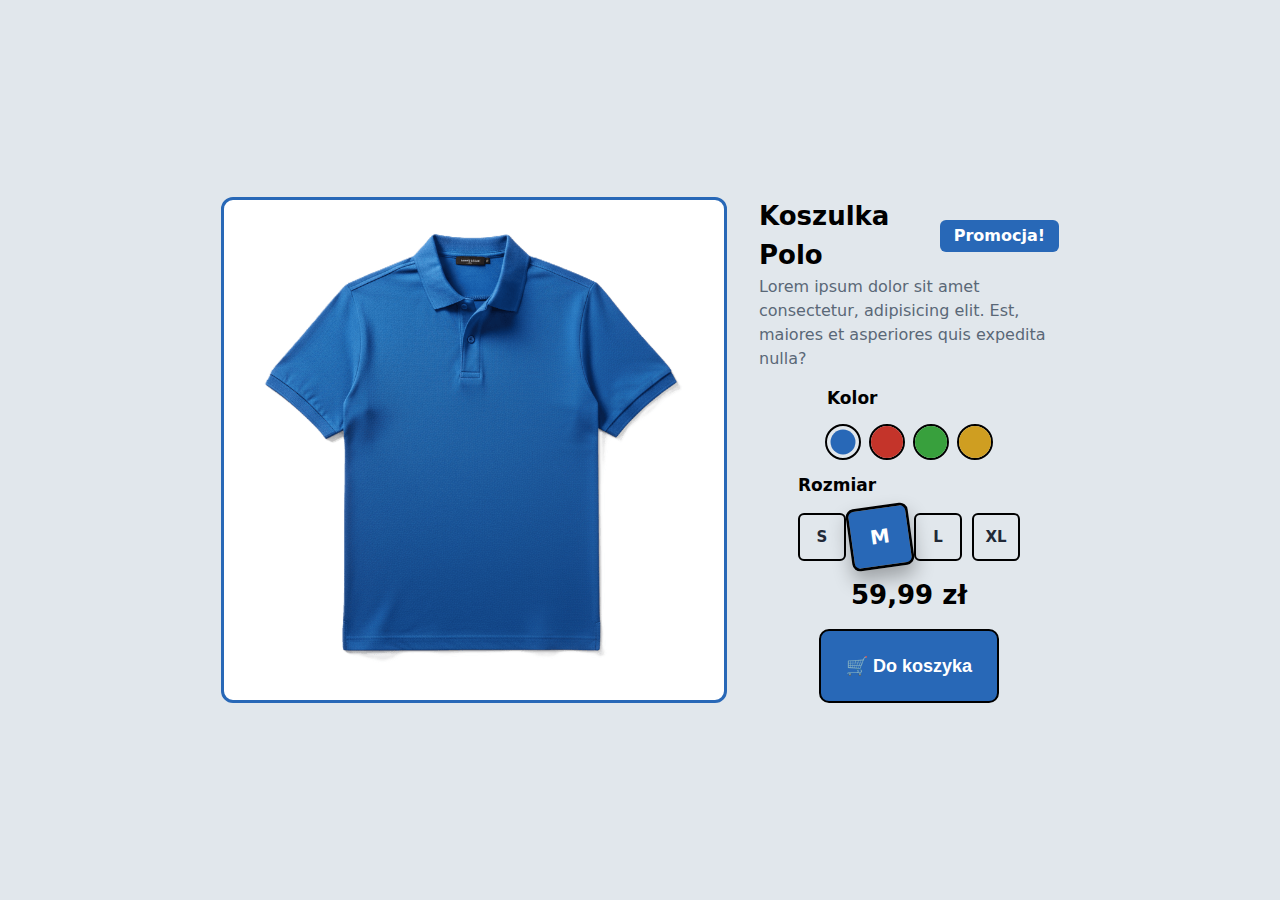
<file: lab-3/index.html>
<!DOCTYPE html>
<html lang="pl">
  <head>
    <meta charset="UTF-8" />
    <meta name="viewport" content="width=device-width, initial-scale=1.0" />
    <title>Lab 3</title>
    <link rel="stylesheet" href="css/polo.css" />
  </head>
  <body>
    <main class="product">
      <form id="order">
        <input class="one" type="radio" id="color-blue" name="color" checked />
        <input class="one" type="radio" id="color-red" name="color" />
        <input class="one" type="radio" id="color-green" name="color" />
        <input class="one" type="radio" id="color-yellow" name="color" />

        <input class="one" type="radio" id="s-s" name="size" />
        <input class="one" type="radio" id="s-m" name="size" checked />
        <input class="one" type="radio" id="s-l" name="size" />
        <input class="one" type="radio" id="s-xl" name="size" />
      </form>

      <section class="gallery">
        <div class="photo" aria-label="Koszulka Polo"></div>
      </section>

      <section class="panel">
        <header class="header">
          <h1>Koszulka Polo</h1>
          <span class="banner">Promocja!</span>
          <p class="bannertext">
            Lorem ipsum dolor sit amet consectetur, adipisicing elit. Est,
            maiores et asperiores quis expedita nulla?
          </p>
        </header>

        <fieldset class="colors">
          <legend>Kolor</legend>
          <div class="switches">
            <label for="color-blue" title="Niebieski"></label>
            <label for="color-red" title="Czerwony"></label>
            <label for="color-green" title="Zielony"></label>
            <label for="color-yellow" title="Żółty"></label>
          </div>
        </fieldset>

        <fieldset class="sizes">
          <legend>Rozmiar</legend>
          <div class="size-grid" role="radiogroup">
            <label for="s-s" class="size">S</label>
            <label for="s-m" class="size">M</label>
            <label for="s-l" class="size">L</label>
            <label for="s-xl" class="size">XL</label>
          </div>
        </fieldset>

        <div class="price">59,99 zł</div>
        <button class="pricebutton" type="submit" form="order">
          🛒 Do koszyka
        </button>
      </section>
    </main>
  </body>
</html>
</file>
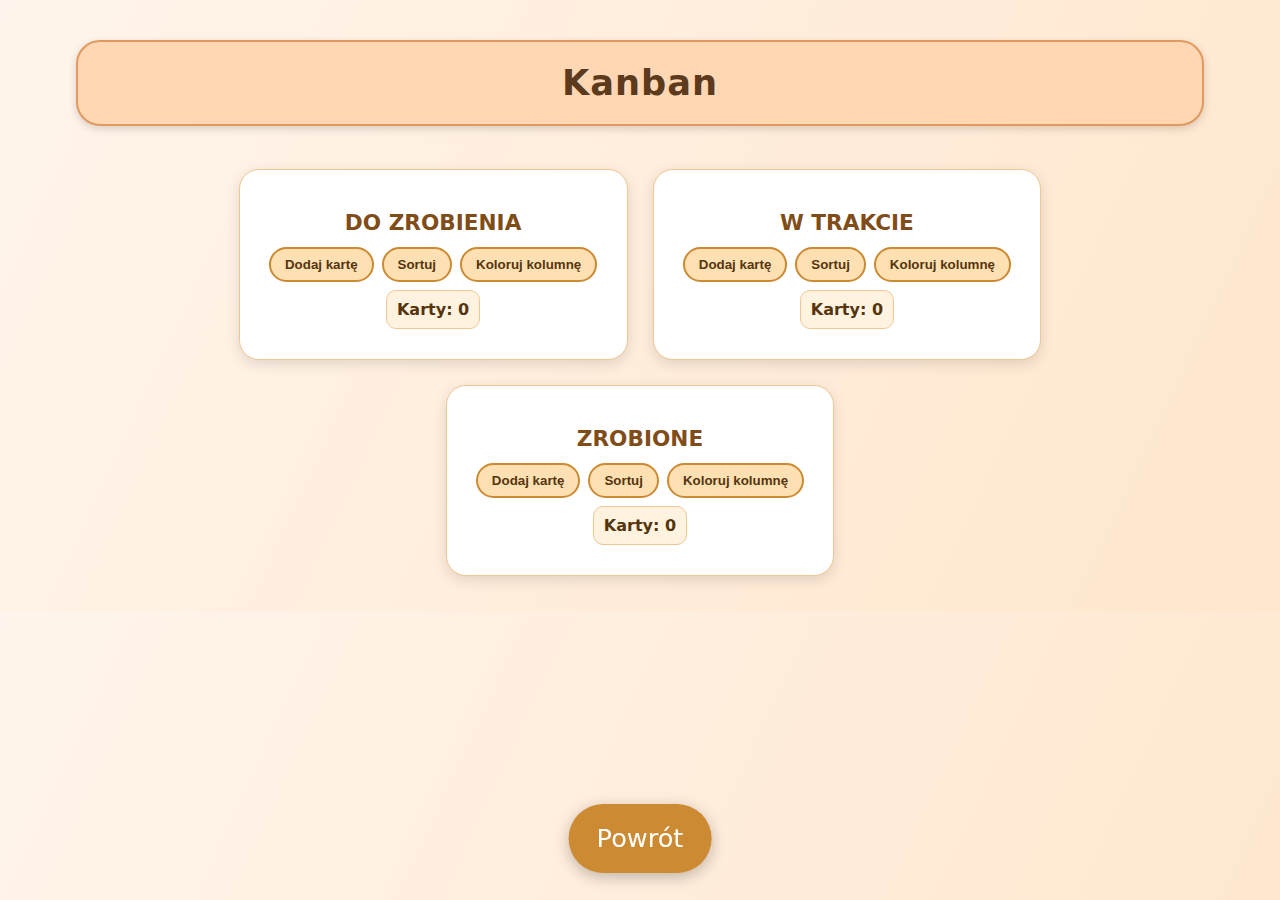
<file: lab-4/index.html>
<!DOCTYPE html>
<html lang="pl">
  <head>
    <meta charset="UTF-8" />
    <title>Tablica Kanban</title>
    <link rel="stylesheet" href="css/style.css" />
    <script src="scripts/script.js" defer></script>
  </head>
  <body>
    <h1>Kanban</h1>

    <main id="board">
      <section data-col="todo">
        <h2>DO ZROBIENIA</h2>
        <div class="toolbar">
          <button class="add">Dodaj kartę</button>
          <button class="sort">Sortuj</button>
          <button class="paint">Koloruj kolumnę</button>
          <span class="cardCount">Karty: 0</span>
        </div>
        <div class="cards"></div>
      </section>

      <section data-col="doing">
        <h2>W TRAKCIE</h2>
        <div class="toolbar">
          <button class="add">Dodaj kartę</button>
          <button class="sort">Sortuj</button>
          <button class="paint">Koloruj kolumnę</button>
          <span class="cardCount">Karty: 0</span>
        </div>
        <div class="cards"></div>
      </section>

      <section data-col="done">
        <h2>ZROBIONE</h2>
        <div class="toolbar">
          <button class="add">Dodaj kartę</button>
          <button class="sort">Sortuj</button>
          <button class="paint">Koloruj kolumnę</button>
          <span class="cardCount">Karty: 0</span>
        </div>
        <div class="cards"></div>
      </section>
    </main>

    <a href="..">Powrót</a>
  </body>
</html>
</file>
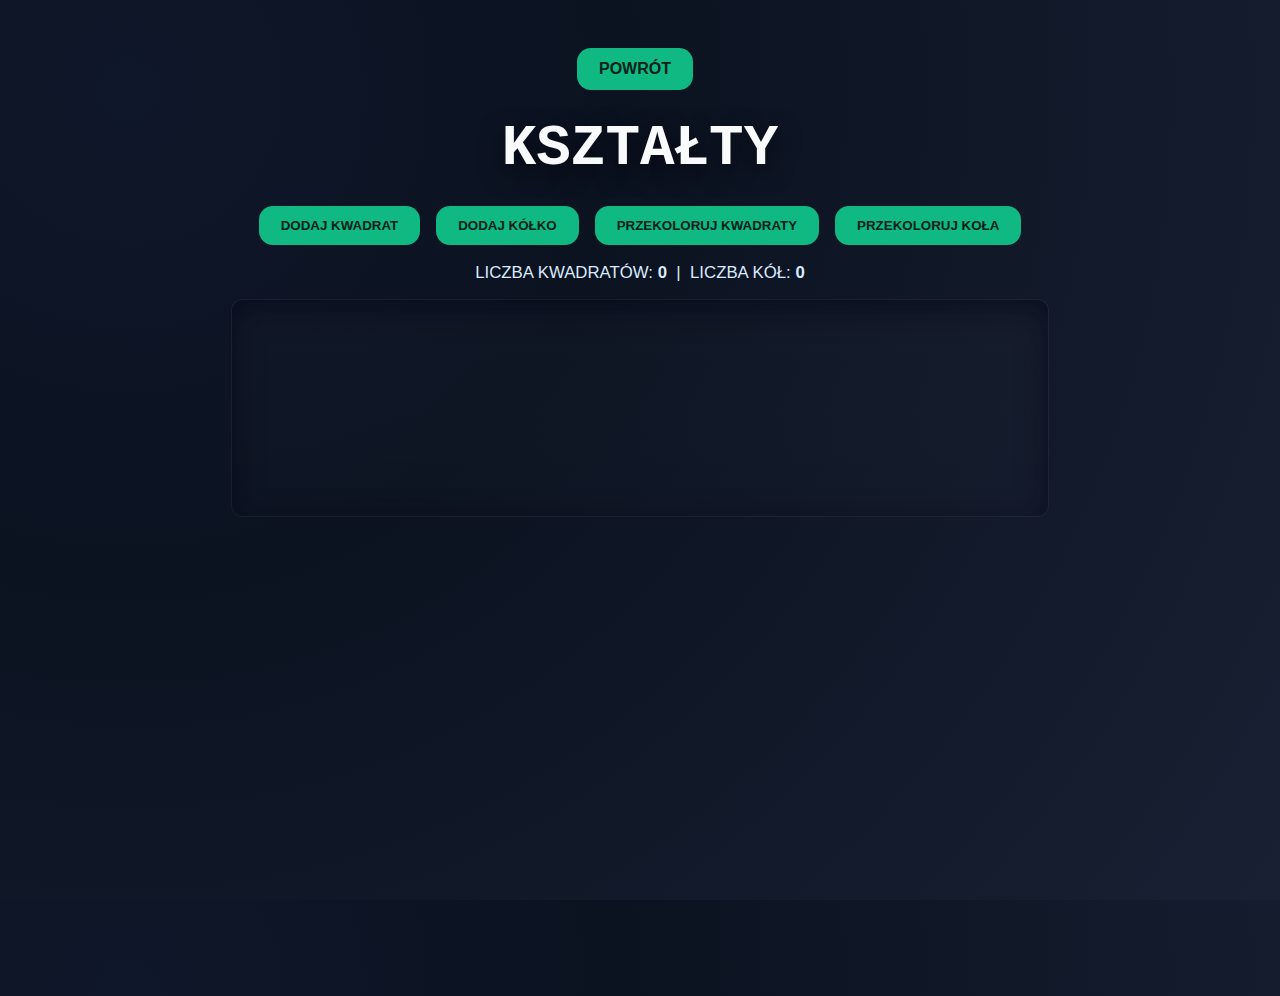
<file: lab-5/index.html>
<!DOCTYPE html>
<html lang="pl">
  <head>
    <meta charset="UTF-8" />
    <title>Lab 5</title>
    <link rel="stylesheet" href="css/main.css" />
  </head>
  <body>
    <nav>
      <ul>
        <li><a href="..">POWRÓT</a></li>
      </ul>
    </nav>

    <h2>KSZTAŁTY</h2>

    <div class="controls">
      <button id="addSquare">DODAJ KWADRAT</button>
      <button id="addCircle">DODAJ KÓŁKO</button>
      <button id="recolorSquares">PRZEKOLORUJ KWADRATY</button>
      <button id="recolorCircles">PRZEKOLORUJ KOŁA</button>
    </div>

    <div class="counters">
      <span>LICZBA KWADRATÓW: <strong id="cntSquares">0</strong></span>
      &nbsp;|&nbsp;
      <span>LICZBA KÓŁ: <strong id="cntCircles">0</strong></span>
    </div>

    <div
      id="board"
      class="board"
      aria-label="Pole z kształtami"
      tabindex="0"
      role="list"
    ></div>

    <script type="module" src="./app.js"></script>
  </body>
</html>
</file>
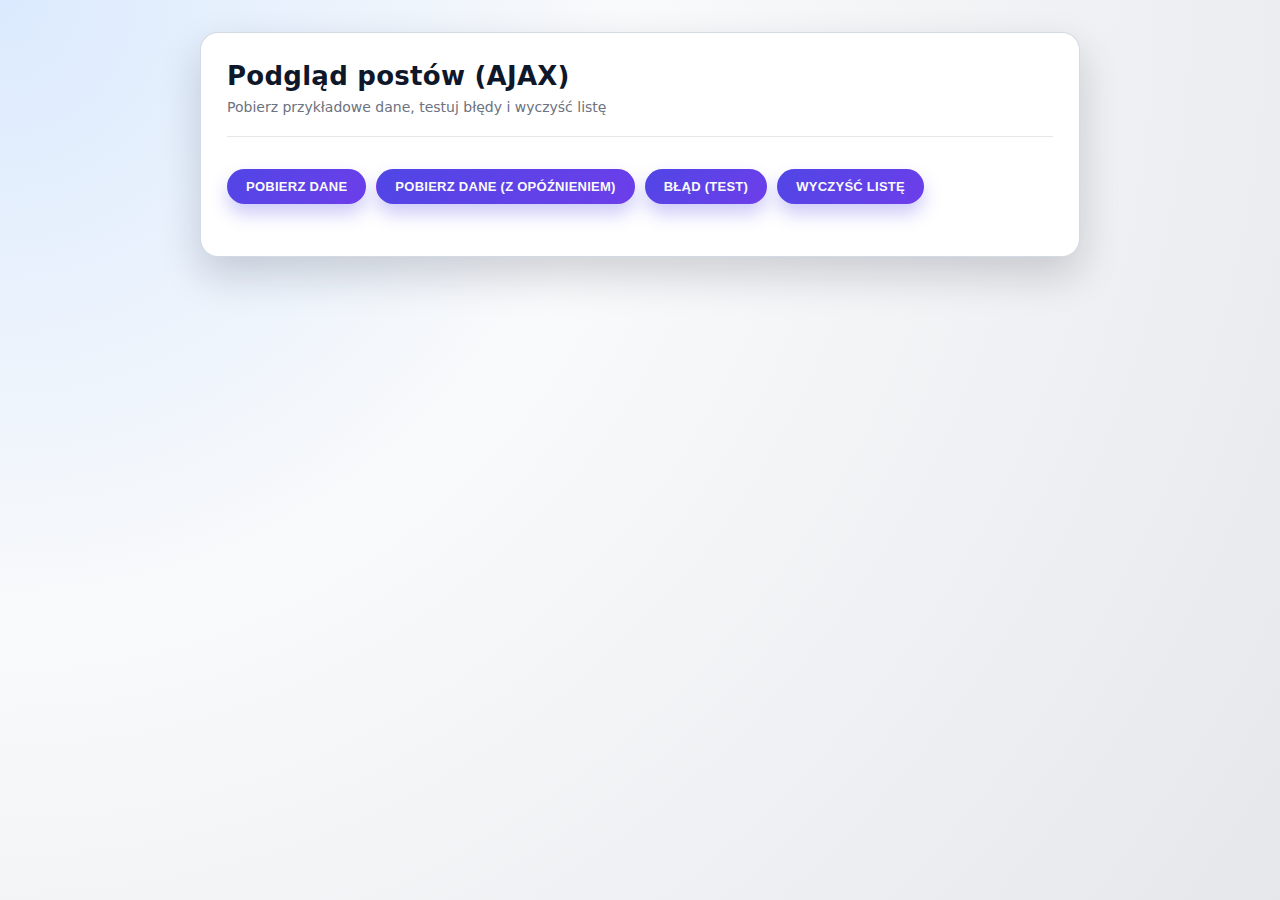
<file: lab-6/index.html>
<!DOCTYPE html>
<html lang="pl">
  <head>
    <meta charset="UTF-8" />
    <meta name="viewport" content="width=device-width, initial-scale=1.0" />
    <title>Ajax Posts Viewer</title>
    <link rel="stylesheet" href="style.css" />
  </head>
  <body>
    <main class="page-shell">
      <section class="panel-wrapper">
        <header class="panel-header">
          <h1 class="panel-title">Podgląd postów (AJAX)</h1>
          <p class="panel-subtitle">
            Pobierz przykładowe dane, testuj błędy i wyczyść listę
          </p>
        </header>

        <div class="controls action-bar">
          <button id="fetchBtn">Pobierz dane</button>
          <button id="errorBtn">Błąd (test)</button>
          <button id="resetBtn">Wyczyść listę</button>
        </div>

        <div id="loader" class="loader hidden"></div>
        <div id="error" class="error hidden"></div>

        <div id="list" class="list"></div>
      </section>
    </main>

    <script type="module" src="app.js"></script>
  </body>
</html>
</file>
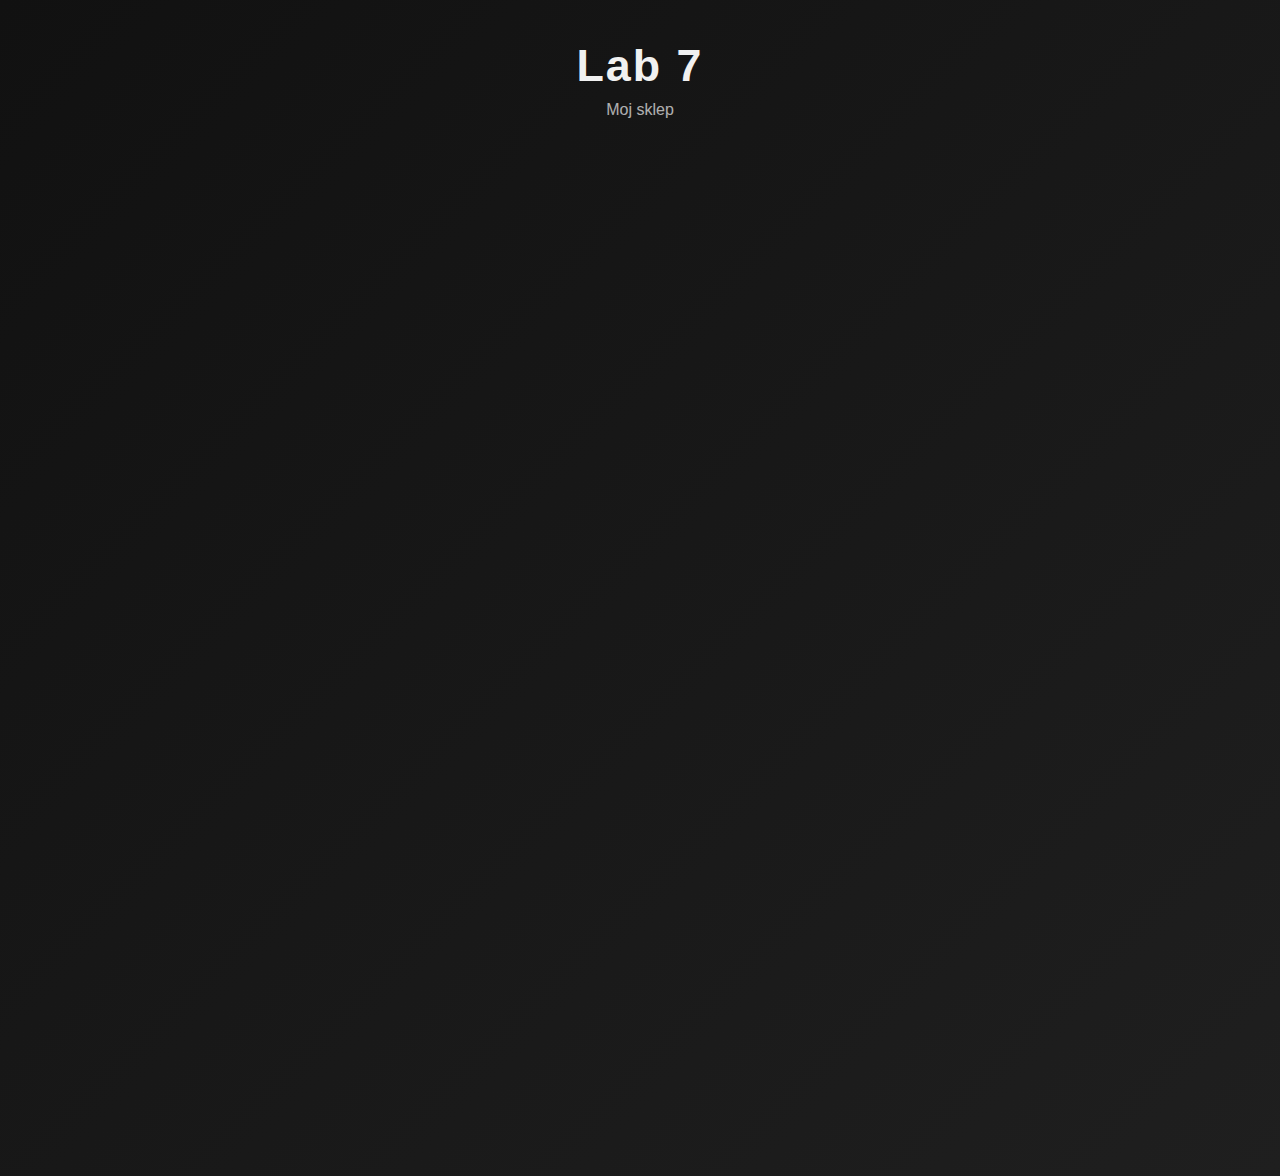
<file: lab-7/index.html>
<!DOCTYPE html>
<html lang="pl">
  <head>
    <meta charset="UTF-8" />
    <meta name="viewport" content="width=device-width, initial-scale=1.0" />
    <title>Lab 7</title>

    <script type="module" src="./components/product-card.js"></script>
    <link rel="stylesheet" href="style.css" />
  </head>
  <body>
    <header>
      <h1>Lab 7</h1>
      <p class="subtitle">Moj sklep</p>
    </header>

    <section class="product-grid">
      <product-card>
        <img slot="image" src="images/image1.png" alt="Oversize Tee" />
        <span slot="title">Oversize Graphic Tee</span>
        <span slot="price">$34.90</span>
        <span slot="colors">White, Grey</span>
        <span slot="sizes">M, L, XL</span>
        <span slot="promo">Hot</span>
      </product-card>

      <product-card>
        <img slot="image" src="images/image1.png" alt="Running Shoes" />
        <span slot="title">AirFlow Runners</span>
        <span slot="price">$99.99</span>
        <span slot="colors">Black / Neon</span>
        <span slot="sizes">41-45</span>
        <span slot="promo">Sale</span>
      </product-card>

      <product-card>
        <img slot="image" src="images/image1.png" alt="Flannel Shirt" />
        <span slot="title">Checked Flannel Shirt</span>
        <span slot="price">$52.00</span>
        <span slot="colors">Red</span>
        <span slot="sizes">M, L</span>
      </product-card>

      <product-card>
        <img slot="image" src="images/image1.png" alt="Puffer Jacket" />
        <span slot="title">Winter Puffer Jacket</span>
        <span slot="price">$139.50</span>
        <span slot="colors">Olive</span>
        <span slot="sizes">S, M, L</span>
        <span slot="promo">Top Pick</span>
      </product-card>

      <product-card>
        <img slot="image" src="images/image1.png" alt="Cap" />
        <span slot="title">Minimal Logo Cap</span>
        <span slot="price">$19.90</span>
        <span slot="colors">Black</span>
        <span slot="sizes">One Size</span>
      </product-card>

      <product-card>
        <img slot="image" src="images/image1.png" alt="Zip Hoodie" />
        <span slot="title">Zip-Up Hoodie</span>
        <span slot="price">$62.00</span>
        <span slot="colors">Dark Grey</span>
        <span slot="sizes">S, M</span>
        <span slot="promo">Limited</span>
      </product-card>
    </section>
  </body>
</html>
</file>
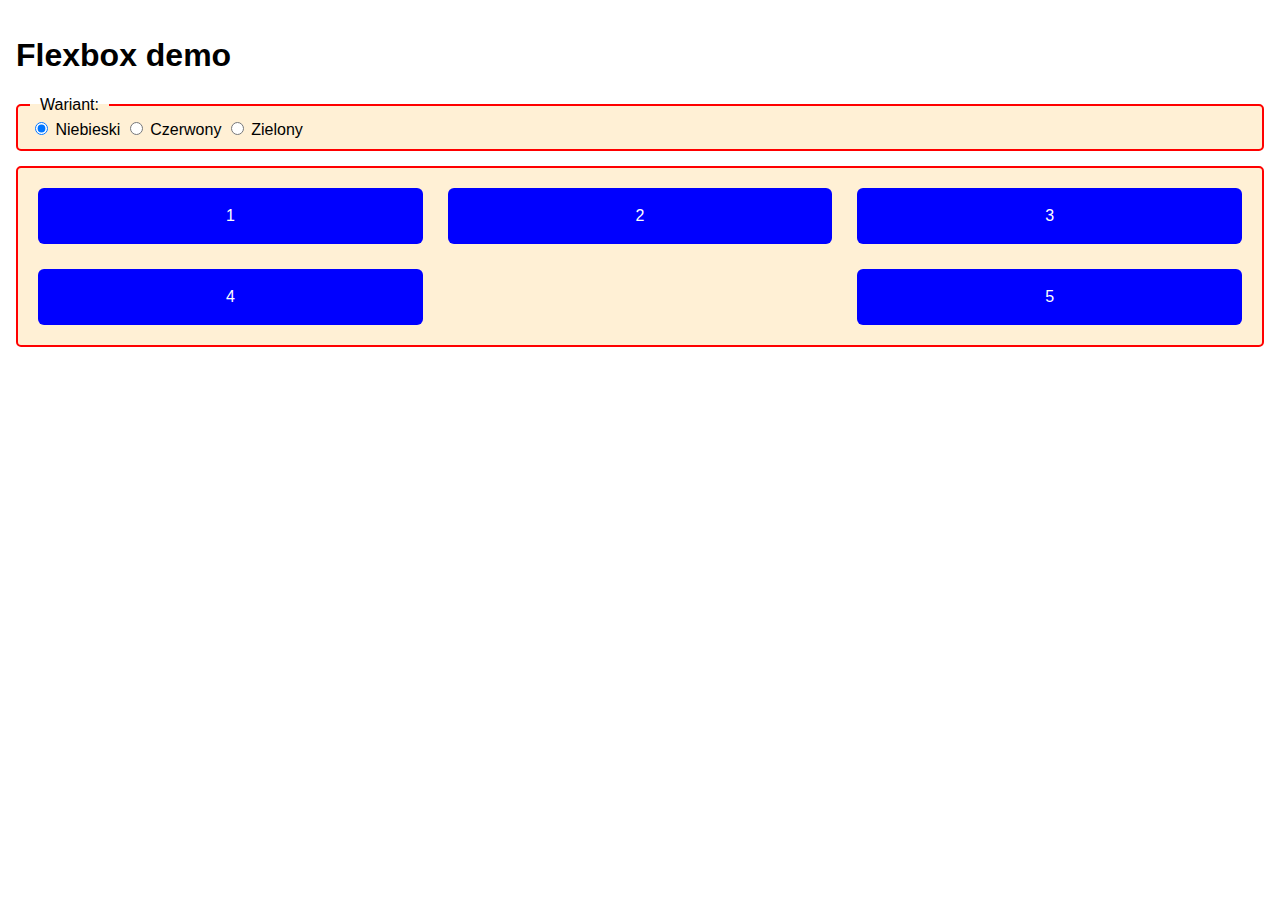
<file: lab-2/flex.html>
<!DOCTYPE html>
<html lang="pl">
  <head>
    <meta charset="UTF-8" />
    <meta name="viewport" content="width=device-width, initial-scale=1.0" />
    <title>Flexbox Demo</title>
    <link rel="stylesheet" href="css/flex.css" />
  </head>
  <body>
    <h1>Flexbox demo</h1>
    <header>
      <fieldset class="theme-picker">
        <legend>Wariant:</legend>
        <label>
          <input type="radio" name="version" value="blue" checked />
          Niebieski
        </label>
        <label
          ><input type="radio" name="version" value="red" />
          Czerwony
        </label>
        <label>
          <input type="radio" name="version" value="green" />
          Zielony
        </label>
      </fieldset>
    </header>
    <div class="container">
      <div class="item">1</div>
      <div class="item">2</div>
      <div class="item">3</div>
      <div class="item">4</div>
      <div class="item">5</div>
    </div>
  </body>
</html>
</file>
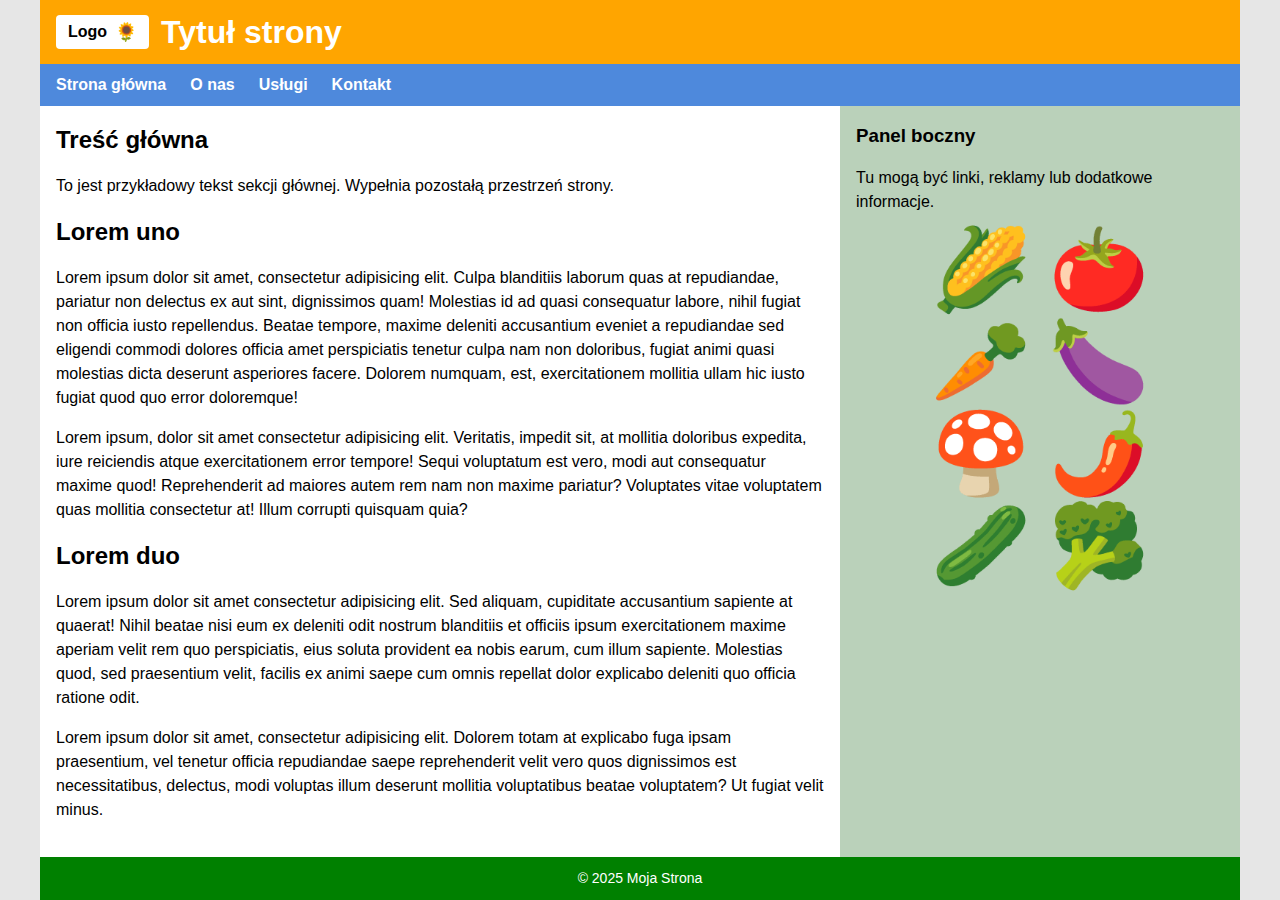
<file: lab-2/grid.html>
<!DOCTYPE html>
<html lang="pl">
  <head>
    <meta charset="UTF-8" />
    <meta name="viewport" content="width=device-width, initial-scale=1.0" />
    <title>Grid Layout Demo</title>
    <link rel="stylesheet" href="css/grid.css" />
  </head>
  <body>
    <div class="container">
      <header>
        <div class="logo">🌻</div>
        <h1>Tytuł strony</h1>
      </header>
      <nav>
        <a href="#">Strona główna</a>
        <a href="#">O nas</a>
        <a href="#">Usługi</a>
        <a href="#">Kontakt</a>
      </nav>
      <main>
        <h2>Treść główna</h2>
        <p>
          To jest przykładowy tekst sekcji głównej. Wypełnia pozostałą
          przestrzeń strony.
        </p>
        <h2>Lorem uno</h2>
        <p>
          Lorem ipsum dolor sit amet, consectetur adipisicing elit. Culpa
          blanditiis laborum quas at repudiandae, pariatur non delectus ex aut
          sint, dignissimos quam! Molestias id ad quasi consequatur labore,
          nihil fugiat non officia iusto repellendus. Beatae tempore, maxime
          deleniti accusantium eveniet a repudiandae sed eligendi commodi
          dolores officia amet perspiciatis tenetur culpa nam non doloribus,
          fugiat animi quasi molestias dicta deserunt asperiores facere. Dolorem
          numquam, est, exercitationem mollitia ullam hic iusto fugiat quod quo
          error doloremque!
        </p>
        <p>
          Lorem ipsum, dolor sit amet consectetur adipisicing elit. Veritatis,
          impedit sit, at mollitia doloribus expedita, iure reiciendis atque
          exercitationem error tempore! Sequi voluptatum est vero, modi aut
          consequatur maxime quod! Reprehenderit ad maiores autem rem nam non
          maxime pariatur? Voluptates vitae voluptatem quas mollitia consectetur
          at! Illum corrupti quisquam quia?
        </p>
        <h2>Lorem duo</h2>
        <p>
          Lorem ipsum dolor sit amet consectetur adipisicing elit. Sed aliquam,
          cupiditate accusantium sapiente at quaerat! Nihil beatae nisi eum ex
          deleniti odit nostrum blanditiis et officiis ipsum exercitationem
          maxime aperiam velit rem quo perspiciatis, eius soluta provident ea
          nobis earum, cum illum sapiente. Molestias quod, sed praesentium
          velit, facilis ex animi saepe cum omnis repellat dolor explicabo
          deleniti quo officia ratione odit.
        </p>
        <p>
          Lorem ipsum dolor sit amet, consectetur adipisicing elit. Dolorem
          totam at explicabo fuga ipsam praesentium, vel tenetur officia
          repudiandae saepe reprehenderit velit vero quos dignissimos est
          necessitatibus, delectus, modi voluptas illum deserunt mollitia
          voluptatibus beatae voluptatem? Ut fugiat velit minus.
        </p>
      </main>
      <aside>
        <h3>Panel boczny</h3>
        <p>Tu mogą być linki, reklamy lub dodatkowe informacje.</p>
        <div>
          <span>🌽</span><span>🍅</span> <span>🥕</span><span>🍆</span>
          <span>🍄</span><span>🌶️</span> <span>🥒</span><span>🥦</span>
        </div>
      </aside>
      <footer>
        <p>&copy; 2025 Moja Strona</p>
      </footer>
    </div>
  </body>
</html>
</file>
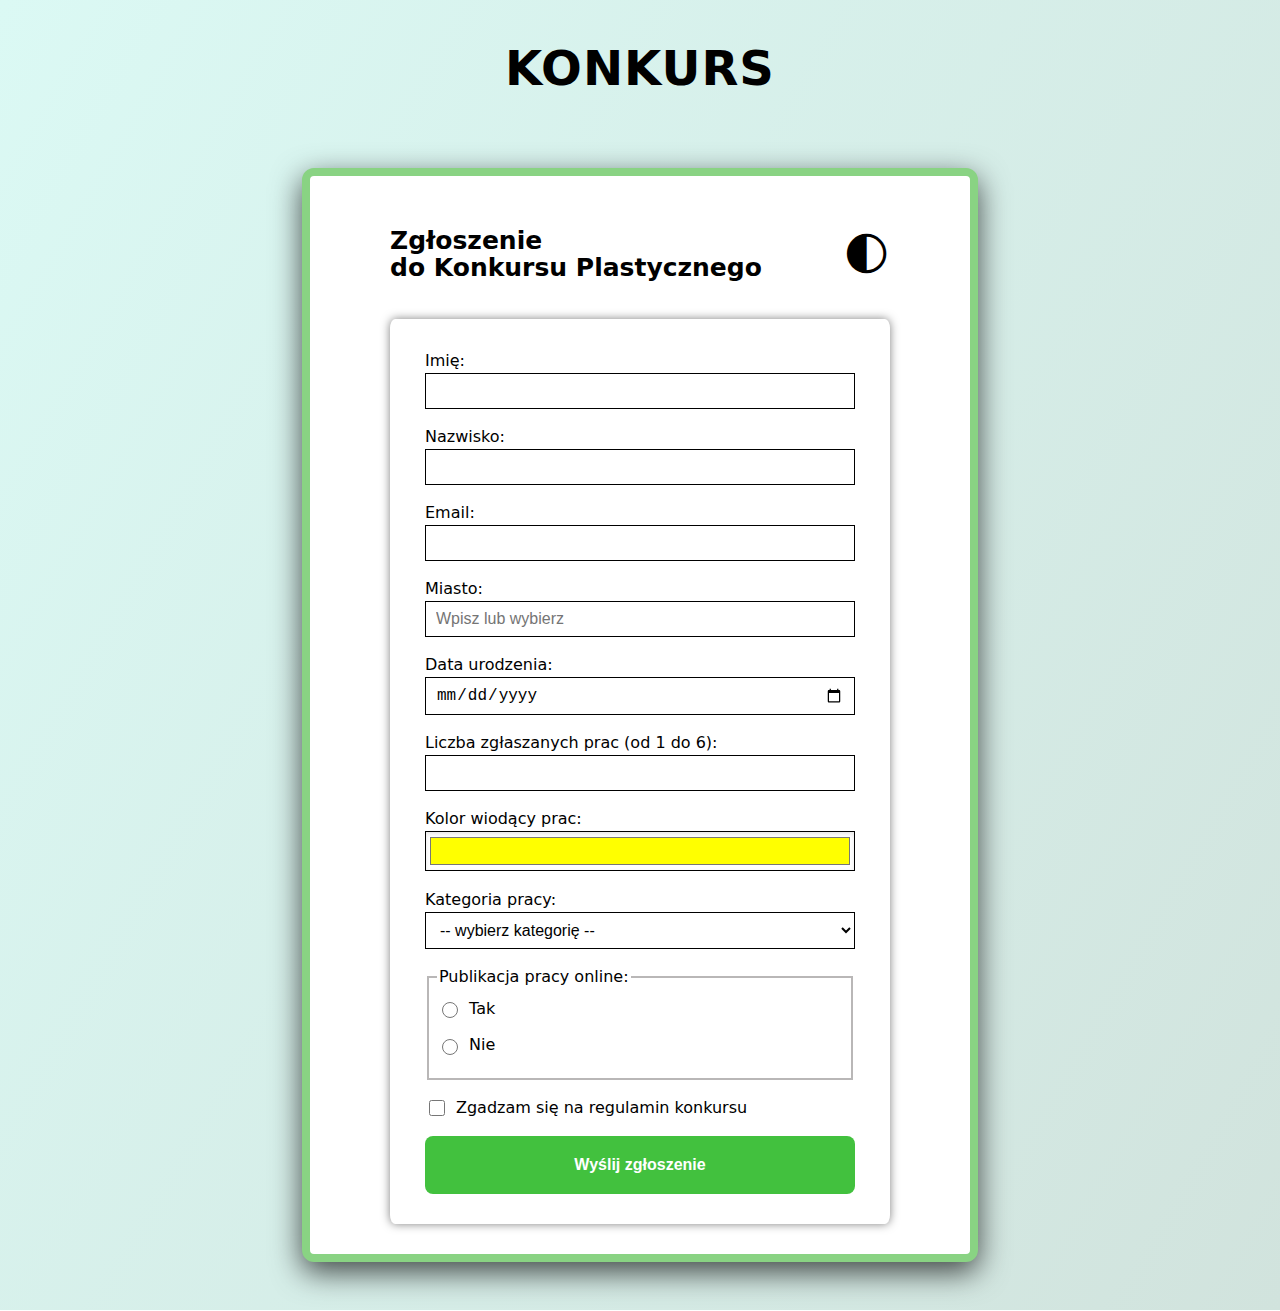
<file: lab-1/src/pages/konkurs.html>
<!DOCTYPE html>
<html lang="en">
  <head>
    <meta charset="UTF-8" />
    <meta name="viewport" content="width=device-width, initial-scale=1.0" />
    <title>Zgłoszenie do Konkursu Plastycznego</title>
    <link rel="stylesheet" href="../css/konkurs.css" />
    <link rel="stylesheet" href="../css/main.css" />
  </head>
  <body>
    <header>
      <h1>Konkurs</h1>
    </header>
    <input type="checkbox" id="change-theme" hidden />
    <main>
      <div class="contest-main">
        <div class="contest-header">
          <h2>Zgłoszenie<br />do Konkursu Plastycznego</h2>
          <label for="change-theme" class="theme-toggle" title="Zmień motyw"
            >&#127763;</label
          >
        </div>
        <div class="contest-container">
          <form
            action="https://httpbin.org/get"
            method="GET"
            class="art-contest-form"
          >
            <div class="contest-group">
              <label for="first_name">Imię:</label>
              <input
                type="text"
                id="first_name"
                name="first_name"
                maxlength="30"
                required
              />
            </div>
            <div class="contest-group">
              <label for="last_name">Nazwisko:</label>
              <input
                type="text"
                id="last_name"
                name="last_name"
                maxlength="50"
                required
              />
            </div>
            <div class="contest-group">
              <label for="email">Email:</label>
              <input type="email" id="email" name="email" required />
            </div>
            <div class="contest-group">
              <label for="city">Miasto:</label>
              <input
                type="text"
                id="city"
                name="city"
                list="cities"
                placeholder="Wpisz lub wybierz"
                required
              />
              <datalist id="cities">
                <option value="Warszawa"></option>
                <option value="Kraków"></option>
                <option value="Gdańsk"></option>
                <option value="Poznań"></option>
                <option value="Wrocław"></option>
              </datalist>
            </div>
            <div class="contest-group">
              <label for="birthday">Data urodzenia:</label>
              <input
                type="date"
                id="birthday"
                name="birthday"
                placeholder="rrrr-mm-dd"
                required
              />
            </div>
            <div class="contest-group">
              <label for="applications_count"
                >Liczba zgłaszanych prac (od 1 do 6):</label
              >
              <input
                type="number"
                id="applications_count"
                name="applications_count"
                min="1"
                max="6"
                required
              />
            </div>
            <div class="contest-group">
              <label for="main_colour">Kolor wiodący prac:</label>
              <input
                type="color"
                id="main_colour"
                name="main_colour"
                value="#ffff00"
                required
              />
            </div>
            <div class="contest-group">
              <label for="category">Kategoria pracy:</label>
              <select id="category" name="category" required>
                <option value="" disabled selected>
                  -- wybierz kategorię --
                </option>
                <option value="drawing">Rysunek</option>
                <option value="painting">Malarstwo</option>
                <option value="digital_graphics">Grafika Cyfrowa</option>
              </select>
            </div>

            <fieldset class="publication">
              <legend>Publikacja pracy online:</legend>
              <label
                ><input
                  type="radio"
                  name="publication"
                  value="yes"
                  required
                />Tak</label
              >
              <label
                ><input
                  type="radio"
                  name="publication"
                  value="no"
                  required
                />Nie</label
              >
            </fieldset>
            <label
              ><input type="checkbox" name="agree-checkbox" required />
              Zgadzam się na regulamin konkursu
            </label>
            <button type="submit" class="submit">Wyślij zgłoszenie</button>
          </form>
        </div>
      </div>
    </main>
  </body>
</html>
</file>
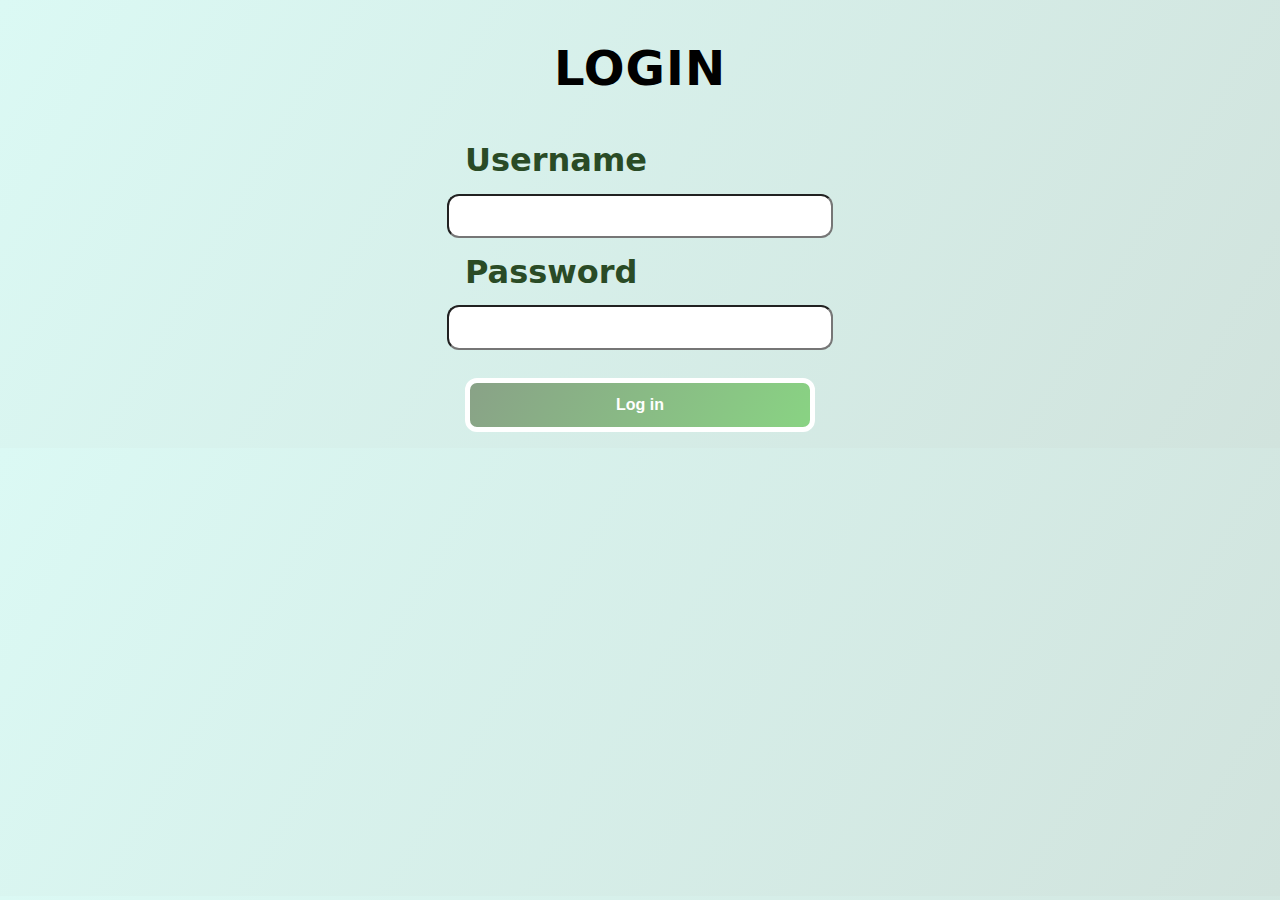
<file: lab-1/src/pages/login.html>
<!DOCTYPE html>
<html lang="en">
  <head>
    <meta charset="UTF-8" />
    <meta name="viewport" content="width=device-width, initial-scale=1.0" />
    <title>Login</title>
    <link rel="stylesheet" href="../css/main.css" />
  </head>
  <body>
    <h1>Login</h1>
    <form action="https://httpbin.org/post" method="post" class="login-form">
      <label for="username">Username</label>
      <input type="text" id="username" name="username" required />
      <label for="password">Password</label>
      <input type="password" id="password" name="password" required />
      <button type="submit">Log in</button>
    </form>
  </body>
</html>
</file>
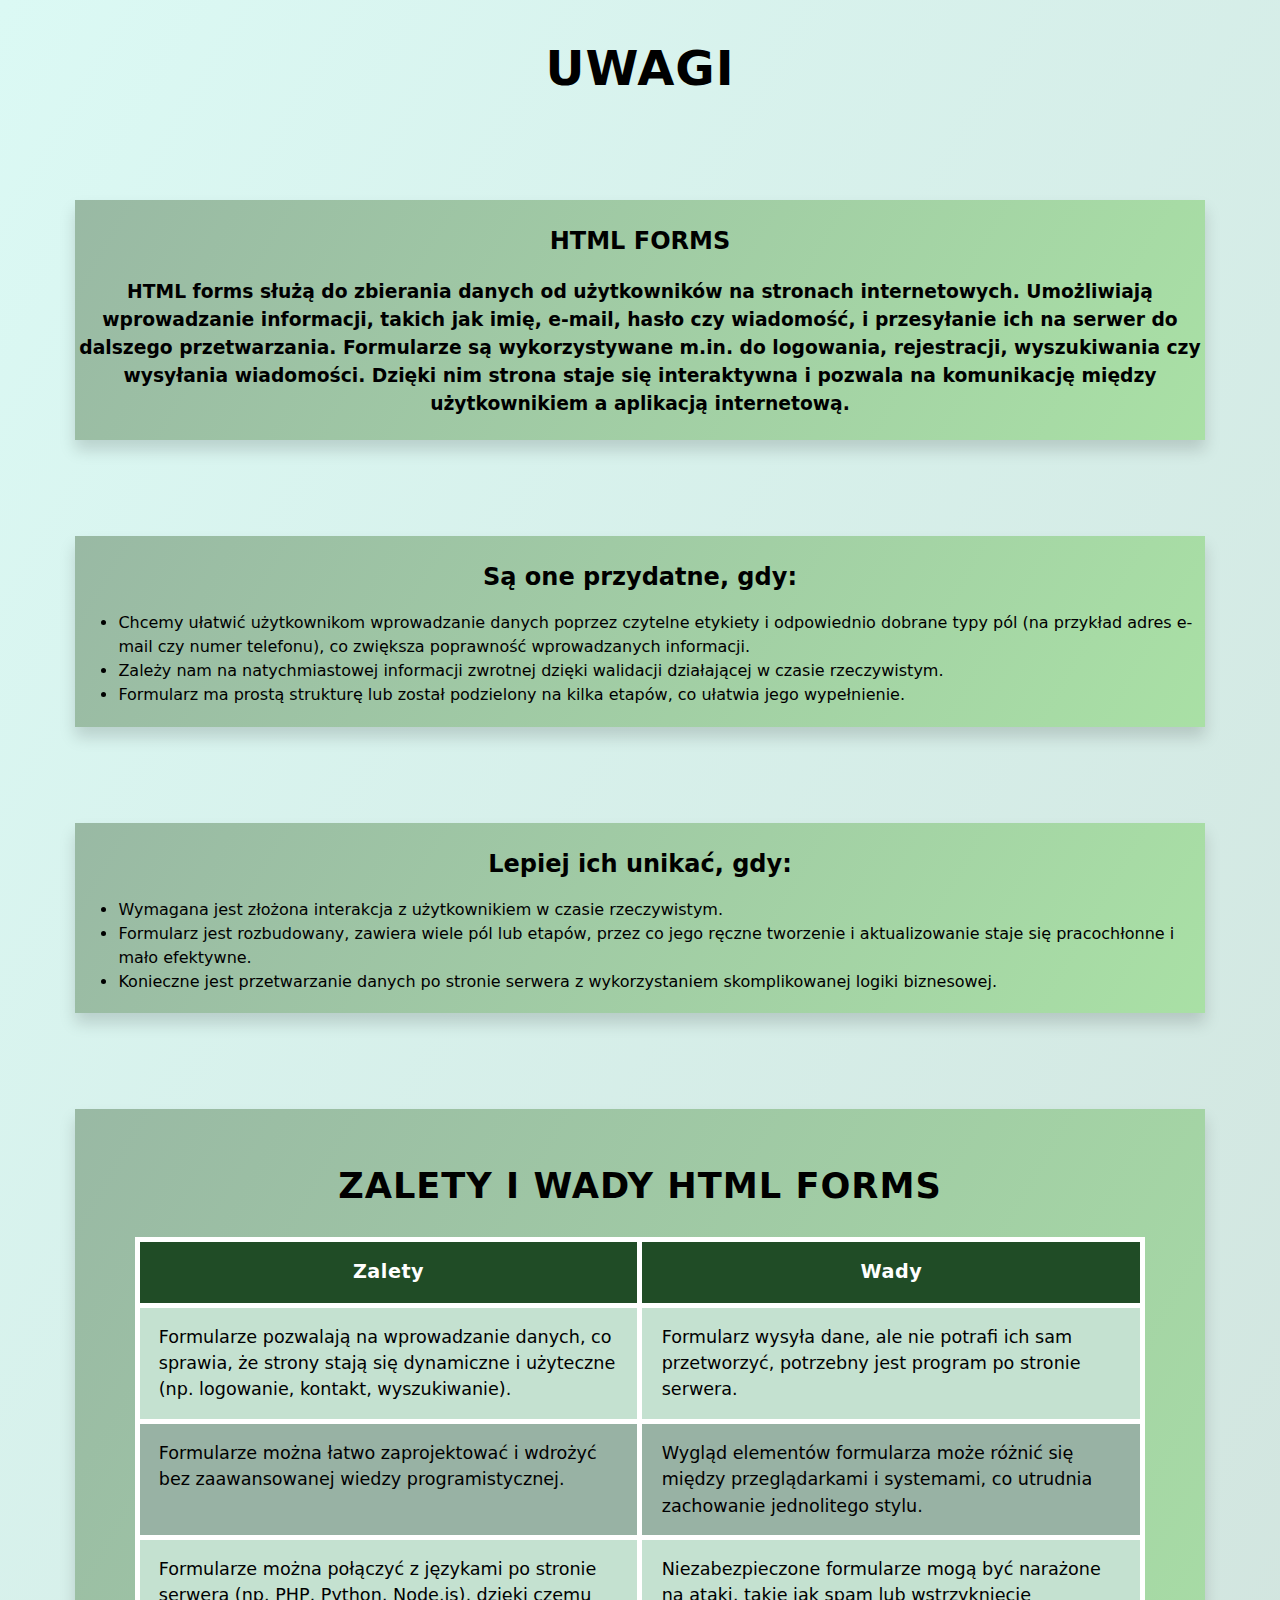
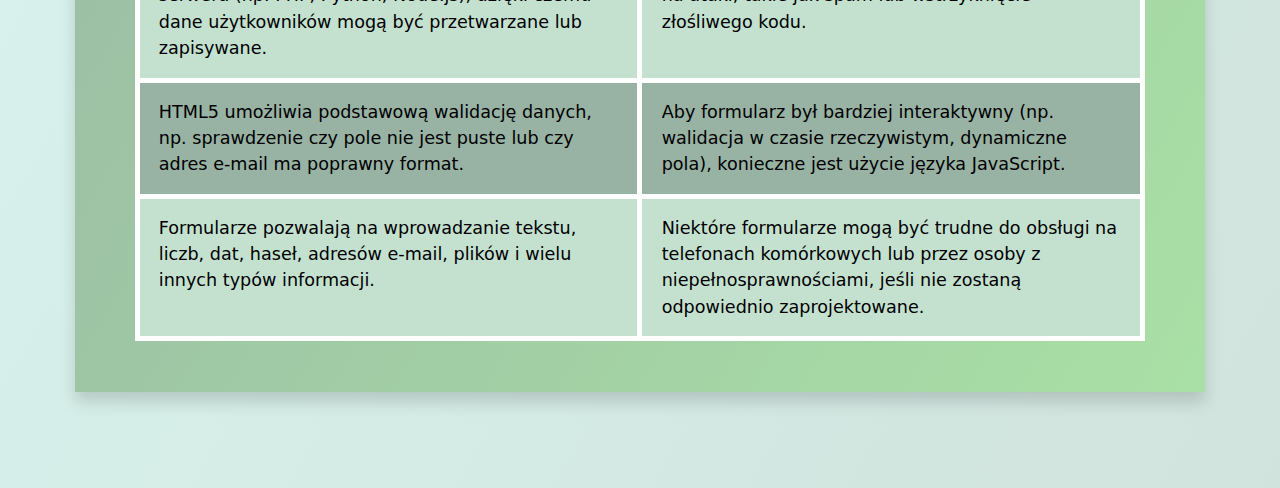
<file: lab-1/src/pages/uwagi.html>
<!DOCTYPE html>
<html lang="en">
  <head>
    <meta charset="UTF-8" />
    <meta name="viewport" content="width=device-width, initial-scale=1.0" />
    <title>Document</title>
    <link rel="stylesheet" href="../css/main.css" />
  </head>
  <body>
    <header>
      <h1>Uwagi</h1>
    </header>

    <main>
      <article>
        <h2>HTML FORMS</h2>
        <h3>
          HTML forms służą do zbierania danych od użytkowników na stronach
          internetowych. Umożliwiają wprowadzanie informacji, takich jak imię,
          e-mail, hasło czy wiadomość, i przesyłanie ich na serwer do dalszego
          przetwarzania. Formularze są wykorzystywane m.in. do logowania,
          rejestracji, wyszukiwania czy wysyłania wiadomości. Dzięki nim strona
          staje się interaktywna i pozwala na komunikację między użytkownikiem a
          aplikacją internetową.
        </h3>
      </article>

      <article>
        <h2>Są one przydatne, gdy:</h2>
        <section>
          <ul>
            <li>
              Chcemy ułatwić użytkownikom wprowadzanie danych poprzez czytelne
              etykiety i odpowiednio dobrane typy pól (na przykład adres e-mail
              czy numer telefonu), co zwiększa poprawność wprowadzanych
              informacji.
            </li>
            <li>
              Zależy nam na natychmiastowej informacji zwrotnej dzięki walidacji
              działającej w czasie rzeczywistym.
            </li>
            <li>
              Formularz ma prostą strukturę lub został podzielony na kilka
              etapów, co ułatwia jego wypełnienie.
            </li>
          </ul>
        </section>
      </article>

      <article>
        <h2>Lepiej ich unikać, gdy:</h2>
        <section>
          <ul>
            <li>
              Wymagana jest złożona interakcja z użytkownikiem w czasie
              rzeczywistym.
            </li>
            <li>
              Formularz jest rozbudowany, zawiera wiele pól lub etapów, przez co
              jego ręczne tworzenie i aktualizowanie staje się pracochłonne i
              mało efektywne.
            </li>
            <li>
              Konieczne jest przetwarzanie danych po stronie serwera z
              wykorzystaniem skomplikowanej logiki biznesowej.
            </li>
          </ul>
        </section>
      </article>

      <article>
        <section class="table-section">
          <h2>Zalety i wady HTML forms</h2>
          <table>
            <thead>
              <tr>
                <th>Zalety</th>
                <th>Wady</th>
              </tr>
            </thead>
            <tbody>
              <tr>
                <td>
                  Formularze pozwalają na wprowadzanie danych, co sprawia, że
                  strony stają się dynamiczne i użyteczne (np. logowanie,
                  kontakt, wyszukiwanie).
                </td>
                <td>
                  Formularz wysyła dane, ale nie potrafi ich sam przetworzyć,
                  potrzebny jest program po stronie serwera.
                </td>
              </tr>
              <tr>
                <td>
                  Formularze można łatwo zaprojektować i wdrożyć bez
                  zaawansowanej wiedzy programistycznej.
                </td>
                <td>
                  Wygląd elementów formularza może różnić się między
                  przeglądarkami i systemami, co utrudnia zachowanie jednolitego
                  stylu.
                </td>
              </tr>
              <tr>
                <td>
                  Formularze można połączyć z językami po stronie serwera (np.
                  PHP, Python, Node.js), dzięki czemu dane użytkowników mogą być
                  przetwarzane lub zapisywane.
                </td>
                <td>
                  Niezabezpieczone formularze mogą być narażone na ataki, takie
                  jak spam lub wstrzyknięcie złośliwego kodu.
                </td>
              </tr>
              <tr>
                <td>
                  HTML5 umożliwia podstawową walidację danych, np. sprawdzenie
                  czy pole nie jest puste lub czy adres e-mail ma poprawny
                  format.
                </td>
                <td>
                  Aby formularz był bardziej interaktywny (np. walidacja w
                  czasie rzeczywistym, dynamiczne pola), konieczne jest użycie
                  języka JavaScript.
                </td>
              </tr>
              <tr>
                <td>
                  Formularze pozwalają na wprowadzanie tekstu, liczb, dat,
                  haseł, adresów e-mail, plików i wielu innych typów informacji.
                </td>
                <td>
                  Niektóre formularze mogą być trudne do obsługi na telefonach
                  komórkowych lub przez osoby z niepełnosprawnościami, jeśli nie
                  zostaną odpowiednio zaprojektowane.
                </td>
              </tr>
            </tbody>
          </table>
        </section>
      </article>
    </main>
  </body>
</html>
</file>
<file: lab-3/css/polo.css>
*,
*::before,
*::after {
  box-sizing: border-box;
}

html {
  font-family: system-ui, sans-serif;
  line-height: 1.5;
  font-size: 16px;
}

html,
body {
  overflow-x: hidden;
  height: 100%;
}

body {
  background: #e1e7ec;
  display: grid;
  place-items: center;
  margin: 0;
}

.one {
  clip-path: inset(50%);
  margin: -1px;
  border: 0;
  padding: 0;
  position: absolute;
  overflow: hidden;
  height: 1px;
  width: 1px;
}

:root {
  --c-blue: #2868b7;
  --c-red: #c4342a;
  --c-green: #38a03d;
  --c-yellow: #cf9e21;
  --ink: #212937;
  --gap: 32px;
  --radius: 12px;
  --panel-w: 300px;
  --photo-max: 500px;
  --ring: 3px;
  --sw: 32px;
  --sel-scale: 0.78;
}

.product {
  align-items: stretch;
  flex-wrap: wrap;
  gap: var(--gap);
  display: flex;
  width: min(
    calc(var(--photo-max)+var(--gap)+var(--panel-w)),
    calc(100vw - 48px)
  );
  justify-content: center;
  --brand: var(--c-blue);
  --img: url('../images/polo_b.png');
}

.product:has(#color-blue:checked) {
  --img: url('../images/polo_b.png');
  --brand: var(--c-blue);
}
.product:has(#color-red:checked) {
  --img: url('../images/polo_r.png');
  --brand: var(--c-red);
}
.product:has(#color-green:checked) {
  --brand: var(--c-green);
  --img: url('../images/polo_g.png');
}
.product:has(#color-yellow:checked) {
  --img: url('../images/polo_y.png');
  --brand: var(--c-yellow);
}

.gallery {
  border-radius: var(--radius);
  border: var(--ring) solid var(--brand);
  background: white;
  width: fit-content;
  display: grid;
  flex: 0 0 auto;
  height: fit-content;
  place-items: center;
  margin: auto;
}

.gallery .photo {
  aspect-ratio: 1/1;
  background: no-repeat center/contain var(--img);
  width: min(var(--photo-max), calc(100vw - 48px));
}

.panel {
  flex-direction: column;
  justify-content: space-between;
  flex: 0 0 var(--panel-w);
  display: flex;
  width: var(--panel-w);
  gap: 8px;
  max-width: 100%;
  justify-self: center;
}

.header {
  grid-template-columns: 1fr auto;
  display: grid;
  align-items: center;
}
.header h1 {
  font-size: 26px;
  margin: 0;
  font-weight: 700;
}
.header .banner {
  font-weight: 700;
  border-radius: 6px;
  color: white;
  background: var(--brand);
  width: fit-content;
  padding: 4px 14px;
}
.header .bannertext {
  margin: 0;
  color: #5a6877;
  font-weight: 400;
  grid-column: 1/-1;
}

fieldset,
legend {
  align-self: center;
  border: 0;
  padding: 0;
  width: fit-content;
  margin: 0;
}
legend {
  font-size: 17px;
  font-weight: 700;
  margin-bottom: 15px;
}

.colors,
.sizes {
  display: inline-grid;
  justify-self: center;
  justify-items: center;
}

.switches {
  gap: 12px;
  align-items: center;
  display: flex;
}

.switches label {
  cursor: pointer;
  height: var(--sw);
  outline: 2px solid black;
  width: var(--sw);
  border-radius: 50%;
  display: grid;
  place-items: center;
  --color: black;
  --active: 0;
}
.switches label::after {
  border-radius: 50%;
  transform: scale(calc(1 - (1 - var(--sel-scale)) * var(--active)));
  background: var(--color);
  width: 100%;
  height: 100%;
  transform-origin: center;
  content: '';
}
.colors .switches label[for='color-blue'] {
  --color: var(--c-blue);
}
.colors .switches label[for='color-red'] {
  --color: var(--c-red);
}
.colors .switches label[for='color-green'] {
  --color: var(--c-green);
}
.colors .switches label[for='color-yellow'] {
  --color: var(--c-yellow);
}

.product:has(#color-blue:checked) .colors label[for='color-blue'],
.product:has(#color-red:checked) .colors label[for='color-red'],
.product:has(#color-green:checked) .colors label[for='color-green'],
.product:has(#color-yellow:checked) .colors label[for='color-yellow'] {
  --active: 1;
}

.size-grid {
  display: grid;
  gap: 10px;
  grid-template-columns: repeat(4, 1fr);
}

.size {
  cursor: pointer;
  border-radius: 6px;
  font-weight: 700;
  font-size: 15px;
  display: grid;
  border: 2px solid black;
  width: 48px;
  place-items: center;
  background-image: linear-gradient(var(--brand), var(--brand));
  height: 48px;
  color: color-mix(
    in srgb,
    var(--ink) calc((1 - var(--sel, 0)) * 100%),
    #fff calc(var(--sel, 0) * 100%)
  );
  background-repeat: no-repeat;
  background-size: calc(var(--sel, 0) * 100%) 100%;
}

.product:has(#s-s:checked) .size[for='s-s'],
.product:has(#s-m:checked) .size[for='s-m'],
.product:has(#s-l:checked) .size[for='s-l'],
.product:has(#s-xl:checked) .size[for='s-xl'] {
  --sel: 1;
}

.price {
  font-weight: 700;
  font-size: 26px;
  text-align: center;
}

.pricebutton {
  background: var(--brand);
  font-size: 18px;
  cursor: pointer;
  align-self: center;
  border-radius: 10px;
  width: 180px;
  font-weight: 700;
  color: white;
  padding: 24px 18px;
  border: 2px solid black;
  appearance: none;
}

#order {
  block-size: 0;
  position: absolute;
  margin: 0;
  padding: 0;
  overflow: hidden;
  clip-path: inset(50%);
  inline-size: 0;
}

.pricebutton {
  transition: transform 0.2s cubic-bezier(0.68, -0.55, 0.27, 1.55),
    box-shadow 0.2s ease, background-color 0.2s ease;
}

.pricebutton:active {
  transform: scale(1.2) translateY(-6px) rotate(-10deg);
  box-shadow: 0 12px 20px rgba(0, 0, 0, 0.4);
  background-color: #111;
}

.switches label::after {
  transition: transform 0.25s ease, background 0.25s ease;
}

.size {
  transition: transform 0.2s cubic-bezier(0.68, -0.55, 0.27, 1.55),
    background-size 0.3s ease, color 0.3s ease, box-shadow 0.2s ease;
}

.product:has(#s-s:checked) .size[for='s-s'],
.product:has(#s-m:checked) .size[for='s-m'],
.product:has(#s-l:checked) .size[for='s-l'],
.product:has(#s-xl:checked) .size[for='s-xl'] {
  transform: scale(1.3) rotate(-8deg);
  box-shadow: 0 8px 15px rgba(0, 0, 0, 0.3);
}
</file>
<file: lab-4/css/style.css>
html {
  line-height: 1.6;
  font-family: 'Poppins', system-ui, sans-serif;
  font-size: 16px;
}
body {
  margin: 0;
  padding: 1rem;
  background: linear-gradient(115deg, #fff5ec 0%, #ffe6cc 100%);
  text-align: center;
  font-weight: 400;
}

h1 {
  font-size: 2.2rem;
  border: 2px solid #e0995e;
  border-radius: 1.5rem;
  background: #ffd7b3;
  padding: 0.8rem;
  width: 88%;
  max-width: 1200px;
  margin: 1.5rem auto;
  color: #5b3a1e;
  letter-spacing: 1px;
  box-shadow: 0 3px 8px rgba(0, 0, 0, 0.15);
  transition: 0.3s;
}
h1:hover {
  background: #ffbf80;
  transform: scale(1.03);
}

main {
  margin-top: 1rem;
  padding: 1.2rem;
  display: flex;
  flex-wrap: wrap;
  justify-content: center;
  gap: 25px;
}

section {
  background: #ffffff;
  padding: 18px;
  width: 29%;
  min-width: 290px;
  border: 1px solid #f0c793;
  border-radius: 20px;
  box-shadow: 0 4px 14px rgba(0, 0, 0, 0.12);
  transition: all 0.3s ease;
  animation: fadeIn 0.8s ease forwards;
}
section:hover {
  transform: translateY(-4px);
  box-shadow: 0 6px 18px rgba(0, 0, 0, 0.22);
}

@keyframes fadeIn {
  from {
    opacity: 0;
    transform: translateY(20px);
  }
  to {
    opacity: 1;
    transform: translateY(0);
  }
}

section h2 {
  color: #804d19;
  margin-bottom: 6px;
  font-size: 1.35rem;
}

.toolbar {
  display: flex;
  align-items: center;
  justify-content: center;
  flex-wrap: wrap;
  gap: 8px;
  margin-bottom: 10px;
}
.cardCount {
  font-weight: 600;
  color: #55350e;
  background: #fff3e0;
  border: 1px solid #f0c793;
  border-radius: 10px;
  padding: 6px 10px;
}

button {
  background: #ffe0b3;
  border: 2px solid #cc8a33;
  border-radius: 25px;
  color: #55350e;
  cursor: pointer;
  font-weight: bold;
  padding: 8px 14px;
  transition: all 0.25s ease;
}
button:hover {
  background: #cc8a33;
  color: white;
  box-shadow: 0 3px 10px rgba(0, 0, 0, 0.25);
  transform: scale(1.05);
}

.cards {
  margin-top: 12px;
}
.card {
  width: 90%;
  margin: 15px auto;
  padding: 14px;
  border: 1px solid rgba(0, 0, 0, 0.18);
  border-radius: 16px;
  box-shadow: 2px 3px 10px rgba(0, 0, 0, 0.1);
  background: #fffaf5;
  transition: box-shadow 0.3s ease, transform 0.3s ease;
}
.card:hover {
  transform: scale(1.02);
  box-shadow: 4px 6px 18px rgba(0, 0, 0, 0.25);
}

.card h4 {
  margin: 10px 0;
  font-size: 1.1rem;
  font-weight: 600;
  color: #3b2b1f;
  outline: none;
}
.card h4:focus {
  background: #cc8a33;
  color: #fff;
  border-radius: 6px;
  padding: 3px;
}

.card-buttons {
  display: flex;
  justify-content: space-between;
  align-items: center;
  flex-wrap: wrap;
  gap: 6px;
  margin-top: 8px;
}

.move,
.remove,
.singleColor {
  border: 1px solid #333;
  border-radius: 8px;
  padding: 5px 8px;
  font-size: 0.85rem;
  cursor: pointer;
  transition: 0.25s;
}
.remove {
  background: #ffcccc;
}
.remove:hover {
  background: #cc0000;
  color: #fff;
  box-shadow: 0 2px 8px rgba(0, 0, 0, 0.3);
}

a {
  position: fixed;
  bottom: 3vh;
  left: 50%;
  transform: translateX(-50%);
  background: #cc8a33;
  color: white;
  text-decoration: none;
  font-size: 1.6rem;
  padding: 14px 28px;
  border-radius: 35px;
  box-shadow: 0 4px 15px rgba(0, 0, 0, 0.25);
  transition: all 0.3s ease;
  z-index: 1000;
}
a:hover {
  background: #e0995e;
  color: #fffbea;
  transform: translateX(-50%) scale(1.08);
  box-shadow: 0 6px 20px rgba(0, 0, 0, 0.35);
}
</file>
<file: lab-5/css/main.css>
html,
body {
  margin: 0;
  height: 100%;
}

body {
  font-family: "Inter", Arial, sans-serif;
  padding: 3rem;
  color: #eef2ff;
  background-attachment: fixed;
  background-size: cover;
  background-repeat: no-repeat;
  background: radial-gradient(circle at 10% 10%, #0f172a 0%, #0b1220 35%, #192033 100%);
  text-align: center;
}

h2 {
  font-family: "Courier New", monospace;
  margin-top: 1.6rem;
  margin-bottom: 1.6rem;
  -webkit-text-stroke: 0.01rem rgba(0,0,0,0.15);
  color: #f8fafc;
  font-size: 3.6rem;
  text-shadow: 0 8px 24px rgba(0,0,0,0.6);
}

.controls {
  gap: 1rem;
  display: flex;
  justify-content: center;
  flex-wrap: wrap;
  margin-bottom: 18px;
}

nav ul li a,
button {
  cursor: pointer;
  border: none;
  display: inline-block;
  padding: 12px 22px;
  font-family: "Inter", Arial, sans-serif;
  font-weight: 700;
  text-decoration: none;
  border-radius: 14px;
  transition: transform 160ms ease, box-shadow 200ms ease, background-color 200ms ease;
  background-color: #10b981;
  color: #04201a;
}

nav ul li a:hover,
nav ul li a:focus,
button:hover,
button:focus {
  outline: none;
  transform: translateY(-3px);
  box-shadow: 0 10px 30px rgba(16,185,129,0.15);
  background-color: #059669;
}

.counters {
  margin: 14px 0;
  font-size: 1.05em;
  color: #dbeafe;
}

.board {
  padding: 18px;
  display: flex;
  gap: 12px;
  justify-content: center;
  flex-wrap: wrap;
  margin: 16px auto;
  min-height: 180px;
  max-width: 780px;
  background: linear-gradient(180deg, rgba(255,255,255,0.02), rgba(255,255,255,0.01));
  border: 1px solid rgba(255,255,255,0.04);
  border-radius: 12px;
  user-select: none;
  box-shadow: 0 8px 30px rgba(2,6,23,0.6) inset;
}

.shape {
  display: inline-block;
  height: 72px;
  width: 72px;
  transition: transform 180ms ease, box-shadow 240ms ease;
  cursor: pointer;
  border: 2px solid rgba(0,0,0,0.6);
  box-sizing: border-box;
  border-radius: 8px;
}

.shape:hover {
  transform: translateY(-6px) scale(1.08);
  box-shadow: 0 18px 40px rgba(2,6,23,0.6);
}

.square {
  border-radius: 10px;
}

.circle {
  border-radius: 50%;
}

.note {
  color: rgba(255,255,255,0.75);
  line-height: 1.5;
  margin-top: 10px;
  font-style: italic;
  max-width: 780px;
  margin-left: auto;
  margin-right: auto;
}

nav ul {
  padding: 0;
  margin: 0 0 18px 0;
  list-style: none;
}

nav ul li {
  display: inline-block;
  margin-right: 10px;
}
</file>
<file: lab-6/style.css>
* {
  padding: 0;
  margin: 0;
  box-sizing: border-box;
}

/* TŁO STRONY + TYPOGRAFIA */

body {
  font-family: system-ui, -apple-system, BlinkMacSystemFont, "Segoe UI",
    sans-serif;
  color: #111827;
  background-image: radial-gradient(circle at top left, #dbeafe 0, #f9fafb 40%, #e5e7eb 100%);
  min-height: 100vh;
}

/* GŁÓWNY KONTAINER APLIKACJI */

.page-shell {
  display: flex;
  align-items: center;
  justify-content: center;
  padding: 32px 16px;
}

.panel-wrapper {
  max-width: 880px;
  width: 100%;
  background-color: #ffffff;
  border-radius: 18px;
  box-shadow: 0 18px 40px rgba(15, 23, 42, 0.18);
  padding: 28px 26px 32px;
  border: 1px solid rgba(148, 163, 184, 0.4);
}

/* NAGŁÓWEK */

.panel-header {
  margin-bottom: 22px;
  border-bottom: 1px solid #e5e7eb;
  padding-bottom: 18px;
}

.panel-title {
  font-size: 26px;
  font-weight: 700;
  letter-spacing: 0.01em;
  margin-bottom: 6px;
  color: #0f172a;
}

.panel-subtitle {
  font-size: 14px;
  line-height: 1.5;
  color: #6b7280;
}

/* PASEK KONTROLEK / PRZYCISKÓW */

.controls {
  display: flex;
  flex-wrap: wrap;
  gap: 10px;
  margin-bottom: 18px;
  justify-content: flex-start;
}

.action-bar {
  padding: 10px 0 2px;
}

.controls button {
  border-radius: 999px;
  padding: 9px 18px;
  border: 1px solid transparent;
  font-size: 13px;
  font-weight: 600;
  letter-spacing: 0.02em;
  text-transform: uppercase;
  cursor: pointer;
  background-image: linear-gradient(135deg, #4f46e5, #7c3aed);
  color: #f9fafb;
  transition: transform 0.15s ease, box-shadow 0.15s ease,
    background-position 0.15s ease, opacity 0.15s ease;
  background-size: 160% 160%;
  background-position: 0% 50%;
  box-shadow: 0 10px 18px rgba(79, 70, 229, 0.28);
}

.controls button:hover {
  transform: translateY(-1px);
  background-position: 100% 50%;
  box-shadow: 0 14px 26px rgba(55, 48, 163, 0.35);
}

.controls button:active {
  transform: translateY(0);
  box-shadow: 0 6px 10px rgba(55, 48, 163, 0.25);
}

.controls button:disabled {
  opacity: 0.6;
  cursor: not-allowed;
  box-shadow: none;
  background-image: linear-gradient(135deg, #9ca3af, #6b7280);
}

/* STAN UKRYTY WSPÓLNY DLA KILKU ELEMENTÓW */

.hidden {
  display: none !important;
}

/* LOADER */

.loader {
  display: flex;
  align-items: center;
  justify-content: center;
  padding: 18px 0;
}

.loader::after {
  content: "";
  width: 32px;
  height: 32px;
  border-radius: 999px;
  border-width: 3px;
  border-style: solid;
  border-color: #e5e7eb;
  border-top-color: #4f46e5;
  animation-name: spin-loader;
  animation-duration: 0.8s;
  animation-timing-function: linear;
  animation-iteration-count: infinite;
}

/* ANIMACJA LOADERA */

@keyframes spin-loader {
  0% {
    transform: rotate(0deg);
  }
  100% {
    transform: rotate(360deg);
  }
}

/* BLOK BŁĘDU */

.error {
  margin-bottom: 16px;
  border-radius: 12px;
  padding: 12px 14px;
  border: 1px solid #fecaca;
  background-color: #fef2f2;
  color: #b91c1c;
  font-size: 13px;
  line-height: 1.4;
}

/* LISTA POSTÓW */

.list {
  display: flex;
  flex-direction: column;
  gap: 12px;
  margin-top: 4px;
}

/* KARTY ELEMENTÓW */

.item {
  border-radius: 14px;
  padding: 14px 15px 13px;
  border: 1px solid #e5e7eb;
  background-color: #f9fafb;
  box-shadow: 0 4px 12px rgba(15, 23, 42, 0.06);
  transition: transform 0.12s ease, box-shadow 0.12s ease,
    background-color 0.12s ease;
}

.item:hover {
  transform: translateY(-1px);
  background-color: #ffffff;
  box-shadow: 0 10px 24px rgba(15, 23, 42, 0.1);
}

/* Tytuł posta */

.item .title {
  font-size: 16px;
  font-weight: 700;
  margin-bottom: 6px;
  color: #111827;
}

/* Treść posta */

.item .body {
  font-size: 14px;
  line-height: 1.6;
  color: #4b5563;
}

/* Metadane posta */

.item .meta {
  font-size: 11px;
  margin-top: 8px;
  text-transform: uppercase;
  letter-spacing: 0.08em;
  color: #9ca3af;
}

/* RESPONSYWNOŚĆ */

@media (max-width: 720px) {
  .panel-wrapper {
    padding: 20px 16px 24px;
    border-radius: 14px;
  }

  .panel-title {
    font-size: 22px;
  }

  .panel-subtitle {
    font-size: 13px;
  }

  .controls {
    gap: 8px;
  }

  .controls button {
    flex: 1 1 46%;
    justify-content: center;
    display: inline-flex;
    text-align: center;
  }
}
</file>
<file: lab-7/style.css>
body {
  margin: 0;
  background: linear-gradient(135deg, #111, #1f1f1f);
  color: #f1f1f1;
  padding: 40px 20px;
  font-family: 'Inter', Arial, sans-serif;
}

header {
  text-align: center;
  margin-bottom: 60px;
}

h1 {
  letter-spacing: 2px;
  margin: 0;
  font-size: 2.8rem;
}

.subtitle {
  opacity: 0.7;
  margin-top: 10px;
  font-size: 1rem;
}

.product-grid {
  max-width: 1300px;
  width: 100%;
  display: grid;
  gap: 35px;
  margin: 0 auto;
  grid-template-columns: repeat(auto-fill, minmax(280px, 1fr));
}

product-card {
  transform: translateY(30px);
  opacity: 0;
  animation-name: slideUp;
  animation-duration: 0.9s;
  animation-fill-mode: forwards;
  animation-timing-function: ease;
}

product-card:nth-child(1) {
  animation-delay: 0.1s;
}
product-card:nth-child(2) {
  animation-delay: 0.2s;
}
product-card:nth-child(3) {
  animation-delay: 0.3s;
}
product-card:nth-child(4) {
  animation-delay: 0.4s;
}
product-card:nth-child(5) {
  animation-delay: 0.5s;
}
product-card:nth-child(6) {
  animation-delay: 0.6s;
}

@keyframes slideUp {
  to {
    opacity: 1;
    transform: translateY(0);
  }
}
</file>
<file: lab-2/css/flex.css>
body {
  font-size: 1rem;
  padding: 1rem;
  margin: 0;
  font-family: Arial, sans-serif;
}

*,
*::after,
*::before {
  box-sizing: border-box;
}

fieldset,
.container {
  margin-top: 0;
  margin-right: 0;
  margin-left: 0;
  margin-bottom: 15px;
  border-radius: 5px;
  border: 2px solid red;
  background: #fff0d5;
}

legend {
  padding-top: 0;
  padding-right: 10px;
  padding-bottom: 0;
  padding-left: 10px;
}

.container {
  gap: 25px;
  display: flex;
  flex-wrap: wrap;
  padding: 20px;

  @media (max-width: 1024px) {
    justify-content: center;
  }
}

.item {
  border-radius: 6px;
  flex-direction: column;
  justify-content: center;
  text-align: center;
  min-height: 56px;
  padding-top: 14px;
  padding-bottom: 14px;
  padding-left: 0;
  padding-right: 0;
  background: blue;
  display: flex;
  align-items: center;
  color: white;
}

@scope (header:has([value="blue"]:checked) + .container) {
  .item {
    flex: 0 1 calc((100% - 50px) / 3);

    @media (max-width: 1024px) {
      max-width: 60%;
      flex: 0 1 100%;
    }
  }

  .item:nth-child(1) {
    order: 1;
  }
  .item:nth-child(2) {
    order: 2;
  }
  .item:nth-child(3) {
    order: 3;
  }
  .item:nth-child(4) {
    order: 4;
  }
  .item:nth-child(5) {
    order: 6;
  }

  :scope::after {
    order: 5;
    flex: 0 1 calc((100% - 50px) / 3);
    content: '';

    @media (max-width: 1024px) {
      display: none;
    }
  }
}

@scope (header:has([value="red"]:checked) + .container) {
  :scope {
    align-items: stretch;
    justify-content: space-between;
    flex-wrap: nowrap;

    @media (max-width: 1024px) {
      gap: 25px;
      justify-content: center;
      flex-wrap: wrap;
    }
  }

  .item {
    font-weight: 400;
    flex: 1 1 0;
    color: white;
    background: red;

    @media (max-width: 1024px) {
      max-width: calc(50% - 12.5px);
      flex: 1 1 calc(50% - 12.5px);
    }
  }

  .item:nth-child(1) {
    font-weight: 700;
    order: 3;
    flex: 1.5 1 0;

    @media (max-width: 1024px) {
      max-width: 100%;
      flex: 1 1 100%;
      order: 3;
    }

    &::after {
      font-weight: 400;
      display: block;
      content: 'Jestem większy i na środku!';
      font-size: 0.8em;
      margin-top: 4px;
    }
  }

  .item:nth-child(2) {
    order: 1;
  }
  .item:nth-child(3) {
    order: 2;
  }
  .item:nth-child(4) {
    order: 4;
  }
  .item:nth-child(5) {
    order: 5;
  }

  :scope::after {
    display: none;
  }
}

@scope (header:has([value="green"]:checked) + .container) {
  :scope {
    flex-wrap: nowrap;
    justify-content: space-between;
    align-items: stretch;

    @media (max-width: 1024px) {
      gap: 25px;
      flex-direction: column-reverse;
    }
  }

  .item {
    flex: 1 1 0;
    color: white;
    position: relative;
    background: green;

    @media (max-width: 1024px) {
      margin-left: auto;
      flex: 0 0 auto;
      max-width: none;
    }
  }

  .item:nth-child(1) {
    flex-grow: 5;
    padding-right: 38px;
    padding-left: 38px;
    padding-top: 0;
    padding-bottom: 0;

    @media (max-width: 1024px) {
      width: 100%;
    }

    &::after,
    &::before {
      top: 50%;
      transform: translateY(-50%) scale(2);
      content: '😀';
      pointer-events: none;
      line-height: 1;
      position: absolute;
    }
    &::before {
      left: 10px;
    }
    &::after {
      right: 10px;
    }
  }

  .item:nth-child(2) {
    flex-grow: 4;

    @media (max-width: 1024px) {
      width: 80%;
    }
  }
  .item:nth-child(3) {
    flex-grow: 3;

    @media (max-width: 1024px) {
      width: 65%;
    }
  }
  .item:nth-child(4) {
    flex-grow: 2;

    @media (max-width: 1024px) {
      width: 50%;
    }
  }
  .item:nth-child(5) {
    flex-grow: 1;

    @media (max-width: 1024px) {
      width: 35%;
    }
  }

  :scope::after {
    display: none;
  }
}
</file>
<file: lab-2/css/grid.css>
* {
  margin: 0;
  padding: 0;
  box-sizing: border-box;
}

html {
  font-size: 100%;
}

body {
  font-family: Arial, sans-serif;
  background: white;
  color: black;
  height: 100vh;
}

.container {
  width: 100%;
  height: 100%;
  max-width: 1200px;
  margin-inline: auto;
  display: grid;
  grid-template-columns: 1fr;
  grid-template-areas:
    'header'
    'nav'
    'main'
    'aside'
    'footer';
  gap: 0;
}

main,
aside {
  h1,
  h2,
  h3,
  p {
    margin-bottom: 1rem;
    line-height: 1.5;
  }
}

header {
  display: flex;
  grid-area: header;
  align-items: center;
  background: orange;
  color: white;
  row-gap: 0.75rem;
  column-gap: 0.75rem;
  padding-top: 0.75rem;
  padding-right: 1rem;
  padding-bottom: 0.75rem;
  padding-left: 1rem;
}

header .logo {
  font-size: 1.125rem;
  display: inline-flex;
  line-height: 1;
  gap: 0.5rem;
  align-items: center;
  background: white;
  color: black;
  border-radius: 0.25rem;
  padding-top: 0.5rem;
  padding-right: 0.75rem;
  padding-bottom: 0.5rem;
  padding-left: 0.75rem;
}

header .logo::before {
  font-weight: 700;
  font-size: 1rem;
  content: 'Logo';
}

header h1 {
  font-weight: 700;
  font-size: 2rem;
}

nav {
  display: flex;
  align-items: center;
  grid-area: nav;
  justify-content: center;
  background: rgb(78, 137, 220);
  row-gap: 1.5rem;
  column-gap: 1.5rem;
  padding-top: 0.625rem;
  padding-right: 0.625rem;
  padding-bottom: 0.625rem;
  padding-left: 0.625rem;
}

nav a {
  font-weight: 700;
  text-decoration: none;
  color: white;
}

main {
  grid-area: main;
  padding-top: 1rem;
  padding-right: 1rem;
  padding-bottom: 1rem;
  padding-left: 1rem;
  background: white;
}

aside {
  grid-area: aside;
  background: rgb(186, 209, 186);
  padding-top: 1rem;
  padding-right: 1rem;
  padding-bottom: 1rem;
  padding-left: 1rem;
}

aside > div {
  display: flex;
  margin-top: 0.5rem;
  align-items: center;
  flex-wrap: wrap;
  row-gap: 0.625rem;
  column-gap: 0.625rem;
  justify-self: center;
  font-size: 3rem;
}

aside > div span {
  line-height: 1;
}

footer {
  display: flex;
  justify-content: center;
  align-items: center;
  grid-area: footer;
  text-align: center;
  background: green;
  color: white;
  padding-top: 0.75rem;
  padding-right: 1rem;
  padding-bottom: 0.75rem;
  padding-left: 1rem;
}

footer p {
  font-size: 0.875rem;
}

@media (min-width: 1024px) {
  body {
    background: #e6e6e6;
  }

  .container {
    grid-template-areas:
      'header header'
      'nav    nav'
      'main   aside'
      'footer footer';
    grid-template-columns: 2fr 1fr;
  }

  header,
  nav,
  main,
  aside,
  footer {
    padding-left: 1rem;
    padding-right: 1rem;
  }

  nav {
    justify-content: flex-start;
  }

  aside > div {
    display: grid;
    justify-content: center;
    align-content: start;
    grid-template-columns: repeat(2, auto);
    row-gap: 0.75rem;
    column-gap: 1.125rem;
    font-size: 5rem;
  }
}
</file>
<file: lab-1/src/css/konkurs.css>
:root {
  --text-color: #000000;
  --contest-background: #ffffff;
  --border: #000000;
  --input-background: #ffffff;
  --input-text: #000000;
  --color-background: linear-gradient(to bottom right, #7e7e7e, #3c3c3c);
  --publication-border: #b9b7b7;
}

#change-theme:checked + main {
  --text-color: #ffffff;
  --contest-background: #1b1b22;
  --border: #1b1b22;
  --input-background: #3a3a48;
  --input-text: #f8f8f8;
  --color-background: #3e3b3b;
  --publication-border: #ffffff;
}

#change-theme:checked + main .art-contest-form input[type='text'],
#change-theme:checked + main .art-contest-form input[type='email'],
#change-theme:checked + main .art-contest-form input[type='number'],
#change-theme:checked + main .art-contest-form input[type='date'] {
  box-shadow: inset -2px -2px 2px rgba(255, 255, 255, 0.3),
    inset 2px 2px 2px rgba(0, 0, 0, 0.6);
}

main {
  display: flex;
  justify-content: center;
  padding: 2rem 1rem;
  min-height: 100vh;
}

.contest-main {
  border: 8px solid #89d383;
  width: 100%;
  max-width: 600px;
  margin: 0 auto;
  display: flex;
  flex-direction: column;
  align-items: center;
  background-color: #ffffff;
  padding: 30px;
  border-radius: 12px;
  box-shadow: 0 10px 30px rgba(0, 0, 0.5, 0.7);
}

.contest-header {
  width: 100%;
  max-width: 500px;
  margin-bottom: 16px;
  display: flex;
  justify-content: space-between;
  align-items: center;

  h2 {
    font-weight: 700;
    line-height: 1.1;
    color: black;
    font-size: 25px;
  }

  .theme-toggle {
    font-size: 45px;
    cursor: pointer;
    user-select: none;
  }
}

.contest-container {
  width: 100%;
  max-width: 500px;
  background: var(--contest-background);
  color: var(--text-color);
  padding: 30px 35px;
  border-radius: 1%;
  box-shadow: 0 0 10px rgba(0, 0, 0, 0.5);
  box-sizing: border-box;

  input,
  select,
  .submit {
    width: 100%;
    max-width: 100%;
    box-sizing: border-box;
  }
}

.art-contest-form {
  font-size: 16px;
  display: flex;
  flex-direction: column;
  gap: 1rem;
}

.art-contest-form label,
.art-contest-form textarea,
.art-contest-form select,
.art-contest-form input,
.art-contest-form button {
  font-size: inherit;
}

.art-contest-form input[type='text'],
.art-contest-form input[type='email'],
.art-contest-form input[type='number'],
.art-contest-form input[type='date'],
.art-contest-form select {
  width: 100%;
  padding: 8px 10px;
  color: var(--input-text);
  border: 1px solid var(--border);
  background-color: var(--input-background);
}

.art-contest-form input[type='date'],
.art-contest-form select {
  cursor: pointer;
}

.art-contest-form input[type='color'] {
  width: 100%;
  height: 40px;
  background-color: var(--color-background);
  border: 1px solid var(--border);
  box-shadow: inset 0 2px 4px rgba(0, 0, 0, 0.1);
  cursor: pointer;
}

.publication {
  border: 2px solid var(--publication-border);
  padding: 0.5rem;

  label {
    margin-bottom: 0.8rem;
    cursor: pointer;
  }

  input[type='radio'] {
    accent-color: #1ca614;
    width: 1rem;
    height: 1rem;
    cursor: pointer;
  }
}

label {
  gap: 0.5rem;
  display: flex;
  align-items: center;
  cursor: pointer;
}

input[type='checkbox'] {
  accent-color: #1ca614;
  width: 1rem;
  height: 1rem;
  cursor: pointer;
}

.submit {
  width: 100%;
  font-weight: 700;
  border-radius: 8px;
  color: white;
  background-color: #42c13e;
  border: none;
  font-size: 16px;
  padding: 20px 15px;
  cursor: pointer;

  &:hover {
    background-color: #45a049;
  }
}
</file>
<file: lab-1/src/css/main.css>
html {
  font-size: 16px;
  font-family: system-ui, sans-serif;
  line-height: 1.5;
}

body {
  padding: 0;
  margin: 1rem;
  background-attachment: fixed;
  background: linear-gradient(120deg, #dbf9f4, #d1e3dd);
}

h1 {
  color: black;
  font-size: 3rem;
  letter-spacing: 1px;
  margin-bottom: 2rem;
  text-align: center;
  text-transform: uppercase;

  &:hover {
    color: #274828;
  }
}

nav {
  color: #5f7367;
  font-size: 1.7rem;
  display: flex;
  flex-direction: column;
  align-items: center;
  margin: 0 auto;
  text-align: center;
  width: 50%;

  a {
    display: block;
    color: #d9d7dd;
    text-decoration: none;
    font-size: 1.4rem;
    font-weight: bold;

    &:hover {
      text-decoration: underline;
      color: white;
      transform: scale(1.05);
    }
  }

  ul {
    border: 5px solid white;
    display: table;
    list-style: none;
    padding: 0;
    width: 100%;
    margin: 0;
    border-collapse: collapse;
  }

  li {
    background-color: #5f7367;
    border: 3px solid white;
    display: table-row;
    border-radius: 120px;

    &:hover {
      background-color: #9aaca1;
    }

    &:nth-child(odd) {
      background-color: #404f46;
      font-weight: bold;

      &:hover {
        background-color: #53655a;
      }
    }

    a {
      display: table-cell;
      color: #d5e1ff;
      text-decoration: none;
      font-size: 1.3rem;
      padding: 1rem 1.1rem;
    }
  }
}

.login-form {
  display: flex;
  align-items: center;
  flex-direction: column;
  margin: 0 auto;
  max-width: 350px;
  gap: 0.6rem;

  label {
    font-size: 2rem;
    font-weight: bold;
    align-self: flex-start;
    color: #2a4b26;
  }

  input {
    border-radius: 12px;
    font-size: 1rem;
    width: 100%;
    padding: 0.7rem 1rem;

    &:focus {
      box-shadow: 0 0 5px rgba(154, 195, 166, 0.4);
      outline: none;
      border-color: #5f7367;
      background-color: #b2d89a;
    }
  }

  button {
    border-radius: 12px;
    background: linear-gradient(120deg, #89a287, #89d383);
    color: white;
    padding: 0.8rem;
    font-weight: bold;
    border: 5px solid white;
    margin-top: 1.2rem;
    font-size: 16px;
    cursor: pointer;
    width: 100%;

    &:hover {
      transform: scale(1.02);
    }
  }
}

.table-section {
  max-width: 90%;
  margin: 3rem auto;

  h2 {
    text-align: center;
    color: black;
    font-size: 2.2rem;
    margin-bottom: 1.5rem;
    text-transform: uppercase;
    letter-spacing: 1px;
  }

  table {
    width: 100%;
    border-collapse: collapse;
    font-size: 1.1rem;
    table-layout: fixed;
    background-color: #ffffffcc;
    border-radius: 12px;
  }

  th,
  td {
    padding: 1rem 1.2rem;
    text-align: left;
    border-bottom: 1px solid rgba(0, 0, 0, 0.1);
    border: 5px solid white;
  }

  th {
    background-color: #204c26;
    color: #fff;
    text-align: center;
    font-size: 1.2rem;
    letter-spacing: 0.5px;
  }

  tbody tr:nth-child(odd) {
    background-color: #c4e1d0;
  }

  tbody tr:nth-child(even) {
    background-color: #98b2a4;
  }

  tbody tr:hover {
    background-color: #faf4ff;
    transform: scale(1.01);
    color: #181d59;
  }

  td {
    vertical-align: top;
  }
}

footer {
  text-align: center;
}

#articles {
  display: flex;
}

article {
  width: 100%;
  background: linear-gradient(120deg, #99b9a4, #a9e0a5);
  padding: 0.2rem;
  margin: 6rem auto;
  max-width: 90%;

  box-shadow: 0 10px 15px rgba(0, 0, 0, 0.15);
  &:hover {
    box-shadow: 0 15px 20px rgba(0, 0, 0, 0.2);
  }

  h2 {
    color: black;
    text-align: center;
    margin-bottom: 1rem;

    &:hover {
      color: #345132;
    }
  }

  h3 {
    text-align: center;
  }
}
</file>
